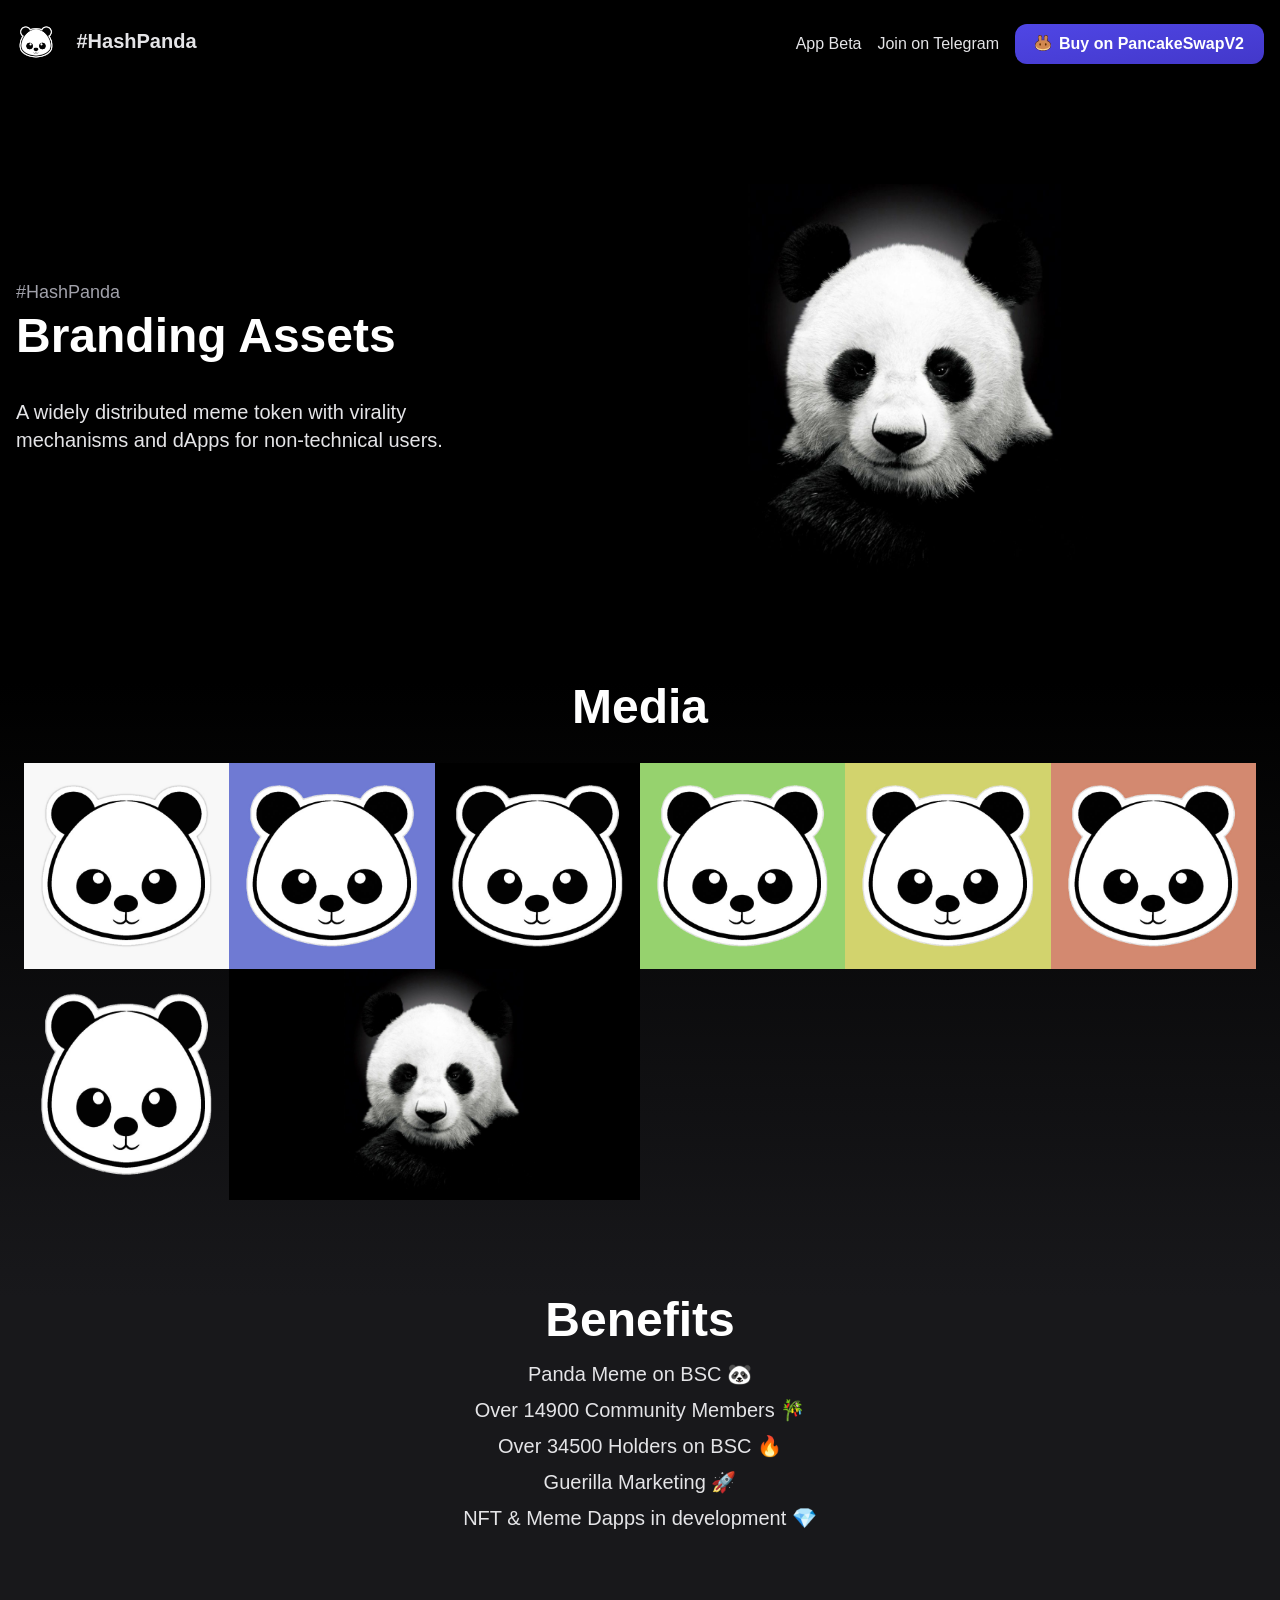
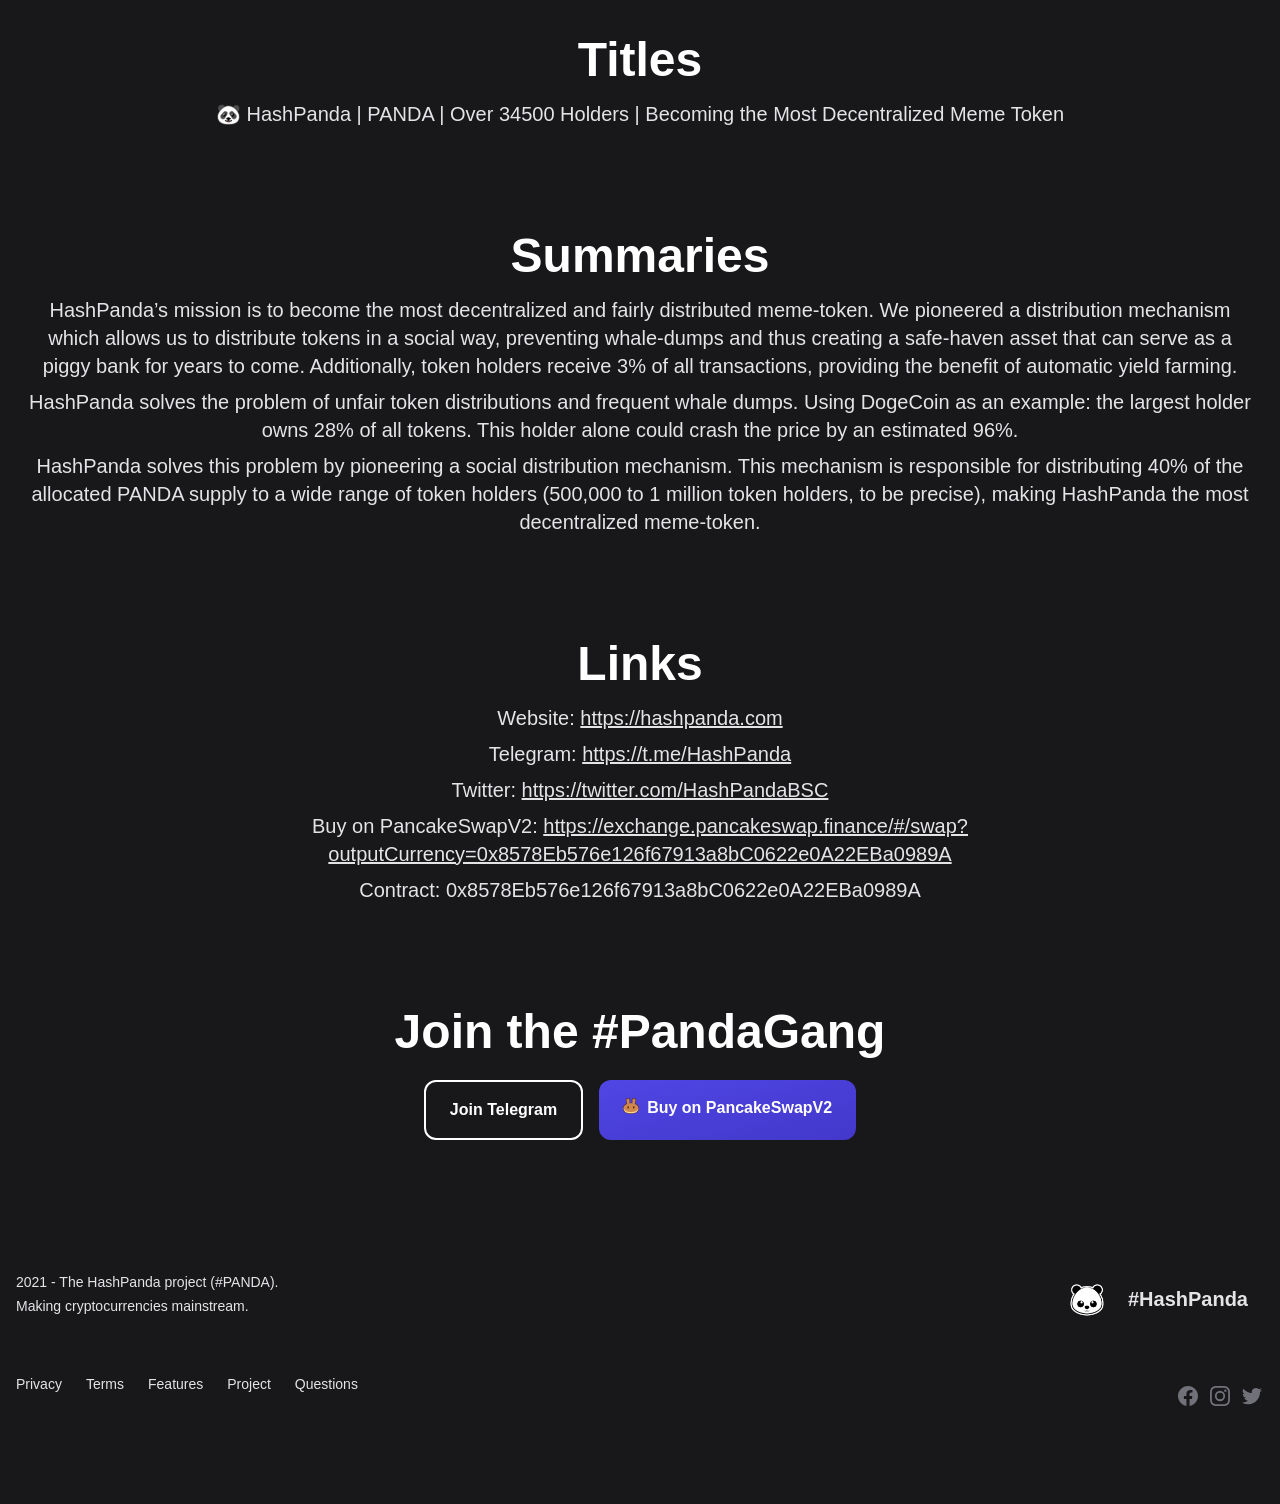
<file: branding.html>
<!DOCTYPE html>
<html lang="en"><head>
  <title>HashPanda 🐼 - Branding & Marketing Library</title>
  <meta charset="utf-8">
  <meta http-equiv="Content-Type" content="text/html; charset=utf-8" />
  <meta http-equiv="Accept-CH" content="DPR,Width,Viewport-Width" />
  <meta http-equiv="X-UA-Compatible" content="ie=edge,chrome=1" />
  <meta name="viewport" content="width=device-width, initial-scale=1, shrink-to-fit=no" />
  <meta name="description" content="Branding & Marketing assets.">
  <meta name="author" content="HashPanda">
  <link rel="icon" type="image/png" sizes="16x16" href="images/favicon.png">

  <!-- Global site tag (gtag.js) - Google Analytics -->
  <script async src="https://www.googletagmanager.com/gtag/js?id=G-GRL3G2D4J7"></script>
  <script>
  window.dataLayer = window.dataLayer || [];
  function gtag(){dataLayer.push(arguments);}
  gtag('js', new Date());

  gtag('config', 'G-GRL3G2D4J7');
  </script>

  <link rel="stylesheet" href="css/main.css">
  <link rel="stylesheet" href="css/tailwind.min.css">
</head><body class="font-sans"><div id="content">
<div>
  
  
<main class="bg-black text-gray-200 font-medium">
  
  <!-- header block -->
  <div class="bg-black">
    <header class="max-w-screen-xl mx-auto px-6 lg:px-8 xl:px-4 py-4 lg:py-6 flex flex-wrap justify-between items-center">
      <a href="#" class="w-full md:w-1/2 text-center md:text-left mb-4 md:mb-0">
        <img class="h-10 inline mr-4 -mt-1" src="images/logo.png" alt="" width="auto">
        <span class="text-xl font-bold">#HashPanda</span>
      </a>
      <nav class="flex items-center space-x-4 w-full justify-center md:w-1/2 md:justify-end">
        <a href="https://hashpanda.app" class="flex space-x-1 items-center hover:text-white"> 
            <!-- <svg class="hidden sm:inline w-5 h-5" fill="none" stroke="currentColor" viewBox="0 0 24 24" xmlns="http://www.w3.org/2000/svg"><path stroke-linecap="round" stroke-linejoin="round" stroke-width="2" d="M16 7a4 4 0 11-8 0 4 4 0 018 0zM12 14a7 7 0 00-7 7h14a7 7 0 00-7-7z"></path></svg> -->
            <span>App Beta</span>
        </a>
        <a href="https://t.me/HashPanda" class="flex space-x-1 items-center hover:text-white"> 
          <!-- <svg class="hidden sm:inline w-5 h-5" fill="none" stroke="currentColor" viewBox="0 0 24 24" xmlns="http://www.w3.org/2000/svg"><path stroke-linecap="round" stroke-linejoin="round" stroke-width="2" d="M16 7a4 4 0 11-8 0 4 4 0 018 0zM12 14a7 7 0 00-7 7h14a7 7 0 00-7-7z"></path></svg> -->
          <span>Join on Telegram</span>
        </a>
        <a href="https://exchange.pancakeswap.finance/#/swap?outputCurrency=0x8578Eb576e126f67913a8bC0622e0A22EBa0989A" class="inline-block bg-gradient-to-br from-indigo-600 to-indigo-700 hover:from-indigo-500 hover:to-indigo-700 font-semibold rounded-lg py-2 px-5 text-white "><img class="w-4 h-4 inline mr-2 -mt-1" src="images/cake.svg" />Buy on PancakeSwapV2</a>
      </nav>
    </header>
  </div>
  <!--/ header block -->

  <div class="py-12 md:py-24 bg-black">
    <div class="max-w-screen-xl mx-auto px-6 lg:px-8 xl:px-4 grid md:grid-cols-4 xl:grid-cols-5 gap-x-12 lg:gap-x-20">
      <div class="order-2 md:order-1 col-span-2 self-center mt-12 md:mt-0">
        <h1 class="text-lg text-gray-400">#HashPanda</h1>
        <h2 class="text-white text-3xl md:text-4xl lg:text-5xl font-bold mb-2 md:mb-4 lg:mb-8 leading-tight">Branding Assets</h2>
        
        <p class="text-lg xl:text-xl text-gray-200 mb-6 lg:mb-8 xl:mb-10">A widely distributed meme token with virality mechanisms and dApps for non-technical users.</p>
      </div>
      <div class="order-1 md:order-2 col-span-2 xl:col-span-3">
        <img src="images/panda.jpg" class="rounded-lg shadow-2xl" alt="">
      </div>
    </div>
  </div>
  
  <!-- logo block -->
  <!-- <div class="py-12 lg:pb-16 bg-black mb-12 lg:mb-16  ">
    <div class="flex flex-wrap justify-center">
      <img class="h-10 px-4" src="images/boxify-logo-dark.svg" alt="">
      <img class="h-10 px-4" src="images/edge-logo-dark.svg" alt="">
      <img class="h-10 p-1 self-end justify-self-center" src="images/sbalbew-logo-dark.svg" alt="">
      <img class="h-10 p-1 self-end justify-self-center" src="images/drops-logo-dark.svg" alt="">
      <img class="h-12 p-1 self-end justify-self-center" src="images/pathway-logo-dark.svg" alt="">
      <img class="h-10 p-1 self-end justify-self-center" src="images/feedback-logo-dark.svg" alt="">
    </div>
  </div> -->
  <!--/ logo block -->
  
  <!-- pricing block -->
  <div class="bg-gradient-to-b from-black to-gray-900 pb-24">
    <div class="max-w-screen-xl mx-auto px-6">
      <div class="text-center">
        <h3 class="text-white text-3xl md:text-4xl lg:text-5xl font-bold mb-8">Media</h3>
        
        <div class="flex flex-wrap">
            <img class="w-1/6" src="images/logo.jpeg" />
            <img class="w-1/6" src="images/logo_blue.jpg" />
            <img class="w-1/6" src="images/logo_dark.jpg" />
            <img class="w-1/6" src="images/logo_green.jpg" />
            <img class="w-1/6" src="images/logo_yellow.jpg" />
            <img class="w-1/6" src="images/logo_orange.jpg" />
            <img class="w-1/6" src="images/logo.png" />
            <img class="w-1/3" src="images/panda.jpg" />
        </div>
      </div>
    </div>
  </div>
  <!--/ pricing block -->


  <div class="bg-gray-900 pb-24">
    <div class="max-w-screen-xl mx-auto px-6">
      <div class="text-center">
        <h3 class="text-white text-3xl md:text-4xl lg:text-5xl font-bold mb-2 md:mb-4">Benefits</h3>
        <ul class="text-lg xl:text-xl text-gray-200">
            <li class="mb-2">Panda Meme on BSC 🐼</li>
            <li class="mb-2">Over 14900 Community Members 🎋</li>
            <li class="mb-2">Over 34500 Holders on BSC 🔥</li>
            <li class="mb-2">Guerilla Marketing 🚀</li>
            <li class="mb-2">NFT & Meme Dapps in development 💎</li>
        </ul>
      </div>
    </div>
  </div>

  <div class="bg-gray-900 pb-24">
    <div class="max-w-screen-xl mx-auto px-6">
      <div class="text-center">
        <h3 class="text-white text-3xl md:text-4xl lg:text-5xl font-bold mb-2 md:mb-4">Titles</h3>
        <ul class="text-lg xl:text-xl text-gray-200">
            <li class="mb-2">🐼 HashPanda | PANDA | Over 34500 Holders | Becoming the Most Decentralized Meme Token</li>
        </ul>
      </div>
    </div>
  </div>


  <div class="bg-gray-900 pb-24">
    <div class="max-w-screen-xl mx-auto px-6">
      <div class="text-center">
        <h3 class="text-white text-3xl md:text-4xl lg:text-5xl font-bold mb-2 md:mb-4">Summaries</h3>
        <ul class="text-lg xl:text-xl text-gray-200">
            <li class="mb-2">HashPanda’s mission is to become the most decentralized and fairly distributed meme-token. We pioneered a distribution mechanism which allows us to distribute tokens in a social way, preventing whale-dumps and thus creating a safe-haven asset that can serve as a piggy bank for years to come. Additionally, token holders receive 3% of all transactions, providing the benefit of automatic yield farming.</li>
            <li class="mb-2">HashPanda solves the problem of unfair token distributions and frequent whale dumps. Using DogeCoin as an example: the largest holder owns 28% of all tokens. This holder alone could crash the price by an estimated 96%.</li>
            <li class="mb-2">HashPanda solves this problem by pioneering a social distribution mechanism. This mechanism is responsible for distributing 40% of the allocated PANDA supply to a wide range of token holders (500,000 to 1 million token holders, to be precise), making HashPanda the most decentralized meme-token.</li>
        </ul>
      </div>
    </div>
  </div>

  <div class="bg-gray-900 pb-24">
    <div class="max-w-screen-xl mx-auto px-6">
      <div class="text-center">
        <h3 class="text-white text-3xl md:text-4xl lg:text-5xl font-bold mb-2 md:mb-4">Links</h3>
        <ul class="text-lg xl:text-xl text-gray-200">
            <li class="mb-2">Website: <a class="underline" href="https://hashpanda.com">https://hashpanda.com</a></li>
            <li class="mb-2">Telegram: <a class="underline" href="https://t.me/HashPanda">https://t.me/HashPanda</a></li>
            <li class="mb-2">Twitter: <a class="underline" href="https://twitter.com/HashPandaBSC">https://twitter.com/HashPandaBSC</a></li>
            <li class="mb-2">Buy on PancakeSwapV2: <a class="underline" href="https://exchange.pancakeswap.finance/#/swap?outputCurrency=0x8578Eb576e126f67913a8bC0622e0A22EBa0989A">https://exchange.pancakeswap.finance/#/swap?outputCurrency=0x8578Eb576e126f67913a8bC0622e0A22EBa0989A</a></li>
            <li class="mb-2">Contract: 0x8578Eb576e126f67913a8bC0622e0A22EBa0989A</li>
        </ul>
      </div>
    </div>
  </div>


  <div class="bg-gray-900">
    <div class="max-w-screen-xl mx-auto px-6 lg:px-8 xl:px-4 relative z-20">
        <h3 class="text-center text-white text-3xl md:text-4xl lg:text-5xl font-bold mb-6">Join the #PandaGang</h3>
        <div class="flex space-x-4 justify-center">
            <a href="https://t.me/HashPanda" class="focus:outline-none inline-block bg-transparent border-2 border-white hover:bg-gray-700 font-semibold rounded-lg py-4 px-6 text-white">Join Telegram</a>
            <a href="https://exchange.pancakeswap.finance/#/swap?outputCurrency=0x8578Eb576e126f67913a8bC0622e0A22EBa0989A" class="focus:outline-none inline-block bg-gradient-to-br from-indigo-600 to-indigo-700 hover:from-indigo-500 hover:to-indigo-700 font-semibold rounded-lg py-4 px-6 text-white"><img class="w-4 h-4 inline mr-2 -mt-1" src="images/cake.svg" />Buy on PancakeSwapV2</a>
        </div>
    </div>
  </div>

  <!-- footer block -->
  <footer class="bg-gray-900 text-gray-200 py-12 xl:pb-24">
    <!-- <div class="max-w-screen-xl mx-auto px-6 lg:px-8 xl:px-4 grid md:grid-cols-2 lg:grid-cols-4 gap-6 lg:gap-x-8">
      <div>
        <h5 class="text-xl font-bold text-gray-300">Product</h5>
        <nav class="mt-4">
          <ul class="space-y-2">
            <li>
              <a href="#" class="text-base hover:text-gray-500">Landingpages</a>
            </li>
            <li>
              <a href="#" class="text-base hover:text-gray-500">Features</a>
            </li>
            <li>
              <a href="#" class="text-base hover:text-gray-500">Showcase</a>
            </li>
          </ul>
        </nav>
      </div>
      <div>
        <h5 class="text-xl font-bold text-gray-300">Industries</h5>
        <nav class="mt-4">
          <ul class="space-y-2">
            <li>
              <a href="#" class="text-base hover:text-gray-500">Employment</a>
            </li>
            <li>
              <a href="#" class="text-base hover:text-gray-500">Childcare</a>
            </li>
            <li>
              <a href="#" class="text-base hover:text-gray-500">Dealerships</a>
            </li>
          </ul>
        </nav>
      </div>
      <div>
        <h5 class="text-xl font-bold text-gray-300">About us</h5>
        <nav class="mt-4">
          <ul class="space-y-2">
            <li>
              <a href="#" class="text-base hover:text-gray-500">Company</a>
            </li>
            <li>
              <a href="#" class="text-base hover:text-gray-500">Download brochure</a>
            </li>
            <li>
              <a href="#" class="text-base hover:text-gray-500">Resources</a>
            </li>
          </ul>
        </nav>
      </div>
      <div>
        <h5 class="text-xl font-bold text-gray-300">Legal</h5>
        <nav class="mt-4">
          <ul class="space-y-2">
            <li>
              <a href="#" class="text-base hover:text-gray-500">Terms and conditions</a>
            </li>
            <li>
              <a href="#" class="text-base hover:text-gray-500">Security</a>
            </li>
            <li>
              <a href="#" class="text-base hover:text-gray-500">Privacy</a>
            </li>
          </ul>
        </nav>
      </div>
    </div> -->
    <div class="max-w-screen-xl mx-auto px-6 lg:px-8 xl:px-4 flex flex-col md:flex-row justify-between items-center space-y-4 mt-16 lg:mt-20">
      <div class="text-sm space-y-4 md:space-y-1 text-center md:text-left">
        <p>2021 - The HashPanda project (#PANDA).</p>
        <p>Making cryptocurrencies mainstream.</p>
      </div>
      <div class="max-w-screen-xl justify-end px-6 lg:px-8 xl:px-4 mb-12 lg:mb-16">
        <a href="#" class="w-full md:w-1/2 text-center md:text-left mb-4 md:mb-0">
            <img class="h-10 inline mr-4 -mt-1" src="images/logo.png" alt="" width="auto">
            <span class="text-xl font-bold">#HashPanda</span>
        </a>
       </div>
      <!-- <a href="#" class="inline-block bg-gradient-to-br from-indigo-600 to-indigo-700 hover:from-indigo-500 hover:to-indigo-700 font-semibold rounded-lg py-4 px-5 lg:px-8 text-white md:transform md:-translate-y-2"><img class="w-4 h-4 inline mr-2 -mt-1" src="images/cake.svg" />Buy on PancakeSwapV2</a> -->
    </div>
    <div class="max-w-screen-xl mx-auto px-6 lg:px-8 xl:px-4 flex flex-col md:flex-row justify-between items-center space-y-4 mt-8 lg:mt-12">
      <nav class="flex flex-wrap justify-center space-x-6"> 
        <a href="#" class=" text-sm hover:text-gray-700 mb-2">Privacy</a>
        <a href="#" class=" text-sm hover:text-gray-700 mb-2">Terms</a>
        <a href="#" class=" text-sm hover:text-gray-700 mb-2">Features</a>
        <a href="#" class=" text-sm hover:text-gray-700 mb-2">Project</a>
        <a href="#" class=" text-sm hover:text-gray-700 mb-2">Questions</a>
      </nav>
      <nav class="flex items-center space-x-2">
        <a href="#" class="text-gray-500 hover:text-gray-200">
          <span class="sr-only">Facebook</span>
          <svg class="h-6 w-6" aria-hidden="true" fill="currentColor" viewBox="0 0 24 24">
            <path fill-rule="evenodd" d="M22 12c0-5.523-4.477-10-10-10S2 6.477 2 12c0 4.991 3.657 9.128 8.438 9.878v-6.987h-2.54V12h2.54V9.797c0-2.506 1.492-3.89 3.777-3.89 1.094 0 2.238.195 2.238.195v2.46h-1.26c-1.243 0-1.63.771-1.63 1.562V12h2.773l-.443 2.89h-2.33v6.988C18.343 21.128 22 16.991 22 12z" clip-rule="evenodd" />
          </svg>
        </a>
        <a href="#" class="text-gray-500 hover:text-gray-200">
          <span class="sr-only">Instagram</span>
          <svg class="h-6 w-6" aria-hidden="true" fill="currentColor" viewBox="0 0 24 24">
            <path fill-rule="evenodd" d="M12.315 2c2.43 0 2.784.013 3.808.06 1.064.049 1.791.218 2.427.465a4.902 4.902 0 011.772 1.153 4.902 4.902 0 011.153 1.772c.247.636.416 1.363.465 2.427.048 1.067.06 1.407.06 4.123v.08c0 2.643-.012 2.987-.06 4.043-.049 1.064-.218 1.791-.465 2.427a4.902 4.902 0 01-1.153 1.772 4.902 4.902 0 01-1.772 1.153c-.636.247-1.363.416-2.427.465-1.067.048-1.407.06-4.123.06h-.08c-2.643 0-2.987-.012-4.043-.06-1.064-.049-1.791-.218-2.427-.465a4.902 4.902 0 01-1.772-1.153 4.902 4.902 0 01-1.153-1.772c-.247-.636-.416-1.363-.465-2.427-.047-1.024-.06-1.379-.06-3.808v-.63c0-2.43.013-2.784.06-3.808.049-1.064.218-1.791.465-2.427a4.902 4.902 0 011.153-1.772A4.902 4.902 0 015.45 2.525c.636-.247 1.363-.416 2.427-.465C8.901 2.013 9.256 2 11.685 2h.63zm-.081 1.802h-.468c-2.456 0-2.784.011-3.807.058-.975.045-1.504.207-1.857.344-.467.182-.8.398-1.15.748-.35.35-.566.683-.748 1.15-.137.353-.3.882-.344 1.857-.047 1.023-.058 1.351-.058 3.807v.468c0 2.456.011 2.784.058 3.807.045.975.207 1.504.344 1.857.182.466.399.8.748 1.15.35.35.683.566 1.15.748.353.137.882.3 1.857.344 1.054.048 1.37.058 4.041.058h.08c2.597 0 2.917-.01 3.96-.058.976-.045 1.505-.207 1.858-.344.466-.182.8-.398 1.15-.748.35-.35.566-.683.748-1.15.137-.353.3-.882.344-1.857.048-1.055.058-1.37.058-4.041v-.08c0-2.597-.01-2.917-.058-3.96-.045-.976-.207-1.505-.344-1.858a3.097 3.097 0 00-.748-1.15 3.098 3.098 0 00-1.15-.748c-.353-.137-.882-.3-1.857-.344-1.023-.047-1.351-.058-3.807-.058zM12 6.865a5.135 5.135 0 110 10.27 5.135 5.135 0 010-10.27zm0 1.802a3.333 3.333 0 100 6.666 3.333 3.333 0 000-6.666zm5.338-3.205a1.2 1.2 0 110 2.4 1.2 1.2 0 010-2.4z" clip-rule="evenodd" />
          </svg>
        </a>
        <a href="https://t.me/HashPanda" class="text-gray-500 hover:text-gray-200">
          <span class="sr-only">Twitter</span>
          <svg class="h-6 w-6" aria-hidden="true" fill="currentColor" viewBox="0 0 24 24">
            <path d="M8.29 20.251c7.547 0 11.675-6.253 11.675-11.675 0-.178 0-.355-.012-.53A8.348 8.348 0 0022 5.92a8.19 8.19 0 01-2.357.646 4.118 4.118 0 001.804-2.27 8.224 8.224 0 01-2.605.996 4.107 4.107 0 00-6.993 3.743 11.65 11.65 0 01-8.457-4.287 4.106 4.106 0 001.27 5.477A4.072 4.072 0 012.8 9.713v.052a4.105 4.105 0 003.292 4.022 4.095 4.095 0 01-1.853.07 4.108 4.108 0 003.834 2.85A8.233 8.233 0 012 18.407a11.616 11.616 0 006.29 1.84" />
          </svg>
        </a>
      </nav>
    </div>
  </footer>
  <!--/ footer block -->

</main>
  
</body>
</html>
</file>
<file: css/main.css>
/*! modern-normalize v1.0.0 | MIT License | https://github.com/sindresorhus/modern-normalize */

/*
Document
========
*/

/**
Use a better box model (opinionated).
*/

*,
*::before,
*::after {
  box-sizing: border-box;
}

/**
Use a more readable tab size (opinionated).
*/

:root {
  -moz-tab-size: 4;
  -o-tab-size: 4;
     tab-size: 4;
}

/**
1. Correct the line height in all browsers.
2. Prevent adjustments of font size after orientation changes in iOS.
*/

html {
  line-height: 1.15; /* 1 */
  -webkit-text-size-adjust: 100%; /* 2 */
}

/*
Sections
========
*/

/**
Remove the margin in all browsers.
*/

body {
  margin: 0;
}

/**
Improve consistency of default fonts in all browsers. (https://github.com/sindresorhus/modern-normalize/issues/3)
*/

body {
  font-family:
		system-ui,
		-apple-system, /* Firefox supports this but not yet `system-ui` */
		'Segoe UI',
		Roboto,
		Helvetica,
		Arial,
		sans-serif,
		'Apple Color Emoji',
		'Segoe UI Emoji';
}

/*
Grouping content
================
*/

/**
1. Add the correct height in Firefox.
2. Correct the inheritance of border color in Firefox. (https://bugzilla.mozilla.org/show_bug.cgi?id=190655)
*/

hr {
  height: 0; /* 1 */
  color: inherit; /* 2 */
}

/*
Text-level semantics
====================
*/

/**
Add the correct text decoration in Chrome, Edge, and Safari.
*/

abbr[title] {
  -webkit-text-decoration: underline dotted;
          text-decoration: underline dotted;
}

/**
Add the correct font weight in Edge and Safari.
*/

b,
strong {
  font-weight: bolder;
}

/**
1. Improve consistency of default fonts in all browsers. (https://github.com/sindresorhus/modern-normalize/issues/3)
2. Correct the odd 'em' font sizing in all browsers.
*/

code,
kbd,
samp,
pre {
  font-family:
		ui-monospace,
		SFMono-Regular,
		Consolas,
		'Liberation Mono',
		Menlo,
		monospace; /* 1 */
  font-size: 1em; /* 2 */
}

/**
Add the correct font size in all browsers.
*/

small {
  font-size: 80%;
}

/**
Prevent 'sub' and 'sup' elements from affecting the line height in all browsers.
*/

sub,
sup {
  font-size: 75%;
  line-height: 0;
  position: relative;
  vertical-align: baseline;
}

sub {
  bottom: -0.25em;
}

sup {
  top: -0.5em;
}

/*
Tabular data
============
*/

/**
1. Remove text indentation from table contents in Chrome and Safari. (https://bugs.chromium.org/p/chromium/issues/detail?id=999088, https://bugs.webkit.org/show_bug.cgi?id=201297)
2. Correct table border color inheritance in all Chrome and Safari. (https://bugs.chromium.org/p/chromium/issues/detail?id=935729, https://bugs.webkit.org/show_bug.cgi?id=195016)
*/

table {
  text-indent: 0; /* 1 */
  border-color: inherit; /* 2 */
}

/*
Forms
=====
*/

/**
1. Change the font styles in all browsers.
2. Remove the margin in Firefox and Safari.
*/

button,
input,
optgroup,
select,
textarea {
  font-family: inherit; /* 1 */
  font-size: 100%; /* 1 */
  line-height: 1.15; /* 1 */
  margin: 0; /* 2 */
}

/**
Remove the inheritance of text transform in Edge and Firefox.
1. Remove the inheritance of text transform in Firefox.
*/

button,
select { /* 1 */
  text-transform: none;
}

/**
Correct the inability to style clickable types in iOS and Safari.
*/

button,
[type='button'] {
  -webkit-appearance: button;
}

/**
Remove the inner border and padding in Firefox.
*/

/**
Restore the focus styles unset by the previous rule.
*/

/**
Remove the additional ':invalid' styles in Firefox.
See: https://github.com/mozilla/gecko-dev/blob/2f9eacd9d3d995c937b4251a5557d95d494c9be1/layout/style/res/forms.css#L728-L737
*/

/**
Remove the padding so developers are not caught out when they zero out 'fieldset' elements in all browsers.
*/

legend {
  padding: 0;
}

/**
Add the correct vertical alignment in Chrome and Firefox.
*/

progress {
  vertical-align: baseline;
}

/**
Correct the cursor style of increment and decrement buttons in Safari.
*/

/**
1. Correct the odd appearance in Chrome and Safari.
2. Correct the outline style in Safari.
*/

[type='search'] {
  -webkit-appearance: textfield; /* 1 */
  outline-offset: -2px; /* 2 */
}

/**
Remove the inner padding in Chrome and Safari on macOS.
*/

/**
1. Correct the inability to style clickable types in iOS and Safari.
2. Change font properties to 'inherit' in Safari.
*/

/*
Interactive
===========
*/

/*
Add the correct display in Chrome and Safari.
*/

summary {
  display: list-item;
}

/**
 * Manually forked from SUIT CSS Base: https://github.com/suitcss/base
 * A thin layer on top of normalize.css that provides a starting point more
 * suitable for web applications.
 */

/**
 * Removes the default spacing and border for appropriate elements.
 */

blockquote,
dl,
dd,
h1,
h2,
h3,
h4,
h5,
h6,
hr,
figure,
p,
pre {
  margin: 0;
}

button {
  background-color: transparent;
  background-image: none;
}

/**
 * Work around a Firefox/IE bug where the transparent `button` background
 * results in a loss of the default `button` focus styles.
 */

button:focus {
  outline: 1px dotted;
  outline: 5px auto -webkit-focus-ring-color;
}

fieldset {
  margin: 0;
  padding: 0;
}

ol,
ul {
  list-style: none;
  margin: 0;
  padding: 0;
}

/**
 * Tailwind custom reset styles
 */

/**
 * 1. Use the user's configured `sans` font-family (with Tailwind's default
 *    sans-serif font stack as a fallback) as a sane default.
 * 2. Use Tailwind's default "normal" line-height so the user isn't forced
 *    to override it to ensure consistency even when using the default theme.
 */

html {
  font-family: ui-sans-serif, system-ui, -apple-system, BlinkMacSystemFont, "Segoe UI", Roboto, "Helvetica Neue", Arial, "Noto Sans", sans-serif, "Apple Color Emoji", "Segoe UI Emoji", "Segoe UI Symbol", "Noto Color Emoji"; /* 1 */
  line-height: 1.5; /* 2 */
}

/**
 * Inherit font-family and line-height from `html` so users can set them as
 * a class directly on the `html` element.
 */

body {
  font-family: inherit;
  line-height: inherit;
}

/**
 * 1. Prevent padding and border from affecting element width.
 *
 *    We used to set this in the html element and inherit from
 *    the parent element for everything else. This caused issues
 *    in shadow-dom-enhanced elements like <details> where the content
 *    is wrapped by a div with box-sizing set to `content-box`.
 *
 *    https://github.com/mozdevs/cssremedy/issues/4
 *
 *
 * 2. Allow adding a border to an element by just adding a border-width.
 *
 *    By default, the way the browser specifies that an element should have no
 *    border is by setting it's border-style to `none` in the user-agent
 *    stylesheet.
 *
 *    In order to easily add borders to elements by just setting the `border-width`
 *    property, we change the default border-style for all elements to `solid`, and
 *    use border-width to hide them instead. This way our `border` utilities only
 *    need to set the `border-width` property instead of the entire `border`
 *    shorthand, making our border utilities much more straightforward to compose.
 *
 *    https://github.com/tailwindcss/tailwindcss/pull/116
 */

*,
::before,
::after {
  box-sizing: border-box; /* 1 */
  border-width: 0; /* 2 */
  border-style: solid; /* 2 */
  border-color: #e5e7eb; /* 2 */
}

/*
 * Ensure horizontal rules are visible by default
 */

hr {
  border-top-width: 1px;
}

/**
 * Undo the `border-style: none` reset that Normalize applies to images so that
 * our `border-{width}` utilities have the expected effect.
 *
 * The Normalize reset is unnecessary for us since we default the border-width
 * to 0 on all elements.
 *
 * https://github.com/tailwindcss/tailwindcss/issues/362
 */

img {
  border-style: solid;
}

textarea {
  resize: vertical;
}

input::-moz-placeholder, textarea::-moz-placeholder {
  color: #9ca3af;
}

input:-ms-input-placeholder, textarea:-ms-input-placeholder {
  color: #9ca3af;
}

input::placeholder,
textarea::placeholder {
  color: #9ca3af;
}

button {
  cursor: pointer;
}

table {
  border-collapse: collapse;
}

h1,
h2,
h3,
h4,
h5,
h6 {
  font-size: inherit;
  font-weight: inherit;
}

/**
 * Reset links to optimize for opt-in styling instead of
 * opt-out.
 */

a {
  color: inherit;
  text-decoration: inherit;
}

/**
 * Reset form element properties that are easy to forget to
 * style explicitly so you don't inadvertently introduce
 * styles that deviate from your design system. These styles
 * supplement a partial reset that is already applied by
 * normalize.css.
 */

button,
input,
optgroup,
select,
textarea {
  padding: 0;
  line-height: inherit;
  color: inherit;
}

/**
 * Use the configured 'mono' font family for elements that
 * are expected to be rendered with a monospace font, falling
 * back to the system monospace stack if there is no configured
 * 'mono' font family.
 */

pre,
code,
kbd,
samp {
  font-family: ui-monospace, SFMono-Regular, Menlo, Monaco, Consolas, "Liberation Mono", "Courier New", monospace;
}

/**
 * Make replaced elements `display: block` by default as that's
 * the behavior you want almost all of the time. Inspired by
 * CSS Remedy, with `svg` added as well.
 *
 * https://github.com/mozdevs/cssremedy/issues/14
 */

img,
svg,
video,
canvas,
audio,
iframe,
embed,
object {
  display: block;
  vertical-align: middle;
}

/**
 * Constrain images and videos to the parent width and preserve
 * their instrinsic aspect ratio.
 *
 * https://github.com/mozdevs/cssremedy/issues/14
 */

img,
video {
  max-width: 100%;
  height: auto;
}

.container {
  width: 100%;
}

@media (min-width: 640px) {
  .container {
    max-width: 640px;
  }
}

@media (min-width: 768px) {
  .container {
    max-width: 768px;
  }
}

@media (min-width: 1024px) {
  .container {
    max-width: 1024px;
  }
}

@media (min-width: 1280px) {
  .container {
    max-width: 1280px;
  }
}

@media (min-width: 1536px) {
  .container {
    max-width: 1536px;
  }
}

.space-x-1 > :not([hidden]) ~ :not([hidden]) {
  --tw-space-x-reverse: 0;
  margin-right: calc(0.25rem * var(--tw-space-x-reverse));
  margin-left: calc(0.25rem * calc(1 - var(--tw-space-x-reverse)));
}

.space-y-2 > :not([hidden]) ~ :not([hidden]) {
  --tw-space-y-reverse: 0;
  margin-top: calc(0.5rem * calc(1 - var(--tw-space-y-reverse)));
  margin-bottom: calc(0.5rem * var(--tw-space-y-reverse));
}

.space-x-2 > :not([hidden]) ~ :not([hidden]) {
  --tw-space-x-reverse: 0;
  margin-right: calc(0.5rem * var(--tw-space-x-reverse));
  margin-left: calc(0.5rem * calc(1 - var(--tw-space-x-reverse)));
}

.space-y-4 > :not([hidden]) ~ :not([hidden]) {
  --tw-space-y-reverse: 0;
  margin-top: calc(1rem * calc(1 - var(--tw-space-y-reverse)));
  margin-bottom: calc(1rem * var(--tw-space-y-reverse));
}

.space-x-4 > :not([hidden]) ~ :not([hidden]) {
  --tw-space-x-reverse: 0;
  margin-right: calc(1rem * var(--tw-space-x-reverse));
  margin-left: calc(1rem * calc(1 - var(--tw-space-x-reverse)));
}

.space-y-5 > :not([hidden]) ~ :not([hidden]) {
  --tw-space-y-reverse: 0;
  margin-top: calc(1.25rem * calc(1 - var(--tw-space-y-reverse)));
  margin-bottom: calc(1.25rem * var(--tw-space-y-reverse));
}

.space-y-6 > :not([hidden]) ~ :not([hidden]) {
  --tw-space-y-reverse: 0;
  margin-top: calc(1.5rem * calc(1 - var(--tw-space-y-reverse)));
  margin-bottom: calc(1.5rem * var(--tw-space-y-reverse));
}

.space-x-6 > :not([hidden]) ~ :not([hidden]) {
  --tw-space-x-reverse: 0;
  margin-right: calc(1.5rem * var(--tw-space-x-reverse));
  margin-left: calc(1.5rem * calc(1 - var(--tw-space-x-reverse)));
}

.divide-y > :not([hidden]) ~ :not([hidden]) {
  --tw-divide-y-reverse: 0;
  border-top-width: calc(1px * calc(1 - var(--tw-divide-y-reverse)));
  border-bottom-width: calc(1px * var(--tw-divide-y-reverse));
}

.divide-gray-600 > :not([hidden]) ~ :not([hidden]) {
  --tw-divide-opacity: 1;
  border-color: rgba(75, 85, 99, var(--tw-divide-opacity));
}

.sr-only {
  position: absolute;
  width: 1px;
  height: 1px;
  padding: 0;
  margin: -1px;
  overflow: hidden;
  clip: rect(0, 0, 0, 0);
  white-space: nowrap;
  border-width: 0;
}

.bg-black {
  --tw-bg-opacity: 1;
  background-color: rgba(0, 0, 0, var(--tw-bg-opacity));
}

.bg-white {
  --tw-bg-opacity: 1;
  background-color: rgba(255, 255, 255, var(--tw-bg-opacity));
}

.bg-gray-100 {
  --tw-bg-opacity: 1;
  background-color: rgba(243, 244, 246, var(--tw-bg-opacity));
}

.bg-gray-500 {
  --tw-bg-opacity: 1;
  background-color: rgba(107, 114, 128, var(--tw-bg-opacity));
}

.bg-gray-600 {
  --tw-bg-opacity: 1;
  background-color: rgba(75, 85, 99, var(--tw-bg-opacity));
}

.bg-gray-900 {
  --tw-bg-opacity: 1;
  background-color: rgba(17, 24, 39, var(--tw-bg-opacity));
}

.bg-red-500 {
  --tw-bg-opacity: 1;
  background-color: rgba(239, 68, 68, var(--tw-bg-opacity));
}

.bg-yellow-50 {
  --tw-bg-opacity: 1;
  background-color: rgba(255, 251, 235, var(--tw-bg-opacity));
}

.bg-green-100 {
  --tw-bg-opacity: 1;
  background-color: rgba(209, 250, 229, var(--tw-bg-opacity));
}

.bg-green-500 {
  --tw-bg-opacity: 1;
  background-color: rgba(16, 185, 129, var(--tw-bg-opacity));
}

.bg-blue-500 {
  --tw-bg-opacity: 1;
  background-color: rgba(59, 130, 246, var(--tw-bg-opacity));
}

.bg-indigo-100 {
  --tw-bg-opacity: 1;
  background-color: rgba(224, 231, 255, var(--tw-bg-opacity));
}

.hover\:bg-indigo-50:hover {
  --tw-bg-opacity: 1;
  background-color: rgba(238, 242, 255, var(--tw-bg-opacity));
}

.focus\:bg-green-500:focus {
  --tw-bg-opacity: 1;
  background-color: rgba(16, 185, 129, var(--tw-bg-opacity));
}

.bg-gradient-to-br {
  background-image: linear-gradient(to bottom right, var(--tw-gradient-stops));
}

.bg-gradient-to-b {
  background-image: linear-gradient(to bottom, var(--tw-gradient-stops));
}

.from-black {
  --tw-gradient-from: #000;
  --tw-gradient-stops: var(--tw-gradient-from), var(--tw-gradient-to, rgba(0, 0, 0, 0));
}

.from-gray-50 {
  --tw-gradient-from: #f9fafb;
  --tw-gradient-stops: var(--tw-gradient-from), var(--tw-gradient-to, rgba(249, 250, 251, 0));
}

.from-gray-700 {
  --tw-gradient-from: #374151;
  --tw-gradient-stops: var(--tw-gradient-from), var(--tw-gradient-to, rgba(55, 65, 81, 0));
}

.from-gray-800 {
  --tw-gradient-from: #1f2937;
  --tw-gradient-stops: var(--tw-gradient-from), var(--tw-gradient-to, rgba(31, 41, 55, 0));
}

.from-gray-900 {
  --tw-gradient-from: #111827;
  --tw-gradient-stops: var(--tw-gradient-from), var(--tw-gradient-to, rgba(17, 24, 39, 0));
}

.from-indigo-600 {
  --tw-gradient-from: #4f46e5;
  --tw-gradient-stops: var(--tw-gradient-from), var(--tw-gradient-to, rgba(79, 70, 229, 0));
}

.to-black {
  --tw-gradient-to: #000;
}

.to-white {
  --tw-gradient-to: #fff;
}

.to-gray-600 {
  --tw-gradient-to: #4b5563;
}

.to-gray-900 {
  --tw-gradient-to: #111827;
}

.to-indigo-700 {
  --tw-gradient-to: #4338ca;
}

.hover\:from-indigo-500:hover {
  --tw-gradient-from: #6366f1;
  --tw-gradient-stops: var(--tw-gradient-from), var(--tw-gradient-to, rgba(99, 102, 241, 0));
}

.hover\:to-indigo-700:hover {
  --tw-gradient-to: #4338ca;
}

.border-black {
  --tw-border-opacity: 1;
  border-color: rgba(0, 0, 0, var(--tw-border-opacity));
}

.border-gray-200 {
  --tw-border-opacity: 1;
  border-color: rgba(229, 231, 235, var(--tw-border-opacity));
}

.border-gray-700 {
  --tw-border-opacity: 1;
  border-color: rgba(55, 65, 81, var(--tw-border-opacity));
}

.border-yellow-200 {
  --tw-border-opacity: 1;
  border-color: rgba(253, 230, 138, var(--tw-border-opacity));
}

.border-green-200 {
  --tw-border-opacity: 1;
  border-color: rgba(167, 243, 208, var(--tw-border-opacity));
}

.border-indigo-100 {
  --tw-border-opacity: 1;
  border-color: rgba(224, 231, 255, var(--tw-border-opacity));
}

.rounded {
  border-radius: 0.25rem;
}

.rounded-lg {
  border-radius: 0.5rem;
}

.rounded-full {
  border-radius: 9999px;
}

.rounded-t-lg {
  border-top-left-radius: 0.5rem;
  border-top-right-radius: 0.5rem;
}

.border-2 {
  border-width: 2px;
}

.border {
  border-width: 1px;
}

.cursor-pointer {
  cursor: pointer;
}

.block {
  display: block;
}

.inline-block {
  display: inline-block;
}

.inline {
  display: inline;
}

.flex {
  display: flex;
}

.inline-flex {
  display: inline-flex;
}

.table {
  display: table;
}

.grid {
  display: grid;
}

.hidden {
  display: none;
}

.flex-col {
  flex-direction: column;
}

.flex-col-reverse {
  flex-direction: column-reverse;
}

.flex-wrap {
  flex-wrap: wrap;
}

.items-start {
  align-items: flex-start;
}

.items-end {
  align-items: flex-end;
}

.items-center {
  align-items: center;
}

.items-baseline {
  align-items: baseline;
}

.self-end {
  align-self: flex-end;
}

.self-center {
  align-self: center;
}

.justify-start {
  justify-content: flex-start;
}

.justify-center {
  justify-content: center;
}

.justify-between {
  justify-content: space-between;
}

.justify-self-center {
  justify-self: center;
}

.flex-1 {
  flex: 1 1 0%;
}

.flex-auto {
  flex: 1 1 auto;
}

.order-1 {
  order: 1;
}

.order-2 {
  order: 2;
}

.font-sans {
  font-family: ui-sans-serif, system-ui, -apple-system, BlinkMacSystemFont, "Segoe UI", Roboto, "Helvetica Neue", Arial, "Noto Sans", sans-serif, "Apple Color Emoji", "Segoe UI Emoji", "Segoe UI Symbol", "Noto Color Emoji";
}

.font-medium {
  font-weight: 500;
}

.font-semibold {
  font-weight: 600;
}

.font-bold {
  font-weight: 700;
}

.h-4 {
  height: 1rem;
}

.h-5 {
  height: 1.25rem;
}

.h-6 {
  height: 1.5rem;
}

.h-8 {
  height: 2rem;
}

.h-10 {
  height: 2.5rem;
}

.h-12 {
  height: 3rem;
}

.h-16 {
  height: 4rem;
}

.h-screen {
  height: 100vh;
}

.text-xs {
  font-size: 0.75rem;
  line-height: 1rem;
}

.text-sm {
  font-size: 0.875rem;
  line-height: 1.25rem;
}

.text-base {
  font-size: 1rem;
  line-height: 1.5rem;
}

.text-lg {
  font-size: 1.125rem;
  line-height: 1.75rem;
}

.text-xl {
  font-size: 1.25rem;
  line-height: 1.75rem;
}

.text-3xl {
  font-size: 1.875rem;
  line-height: 2.25rem;
}

.leading-none {
  line-height: 1;
}

.leading-tight {
  line-height: 1.25;
}

.mx-auto {
  margin-left: auto;
  margin-right: auto;
}

.mr-1 {
  margin-right: 0.25rem;
}

.ml-1 {
  margin-left: 0.25rem;
}

.mt-2 {
  margin-top: 0.5rem;
}

.mb-2 {
  margin-bottom: 0.5rem;
}

.ml-2 {
  margin-left: 0.5rem;
}

.mb-3 {
  margin-bottom: 0.75rem;
}

.mt-4 {
  margin-top: 1rem;
}

.mb-4 {
  margin-bottom: 1rem;
}

.mr-6 {
  margin-right: 1.5rem;
}

.mb-6 {
  margin-bottom: 1.5rem;
}

.mt-8 {
  margin-top: 2rem;
}

.mb-8 {
  margin-bottom: 2rem;
}

.mt-12 {
  margin-top: 3rem;
}

.mb-12 {
  margin-bottom: 3rem;
}

.mt-16 {
  margin-top: 4rem;
}

.max-w-screen-xl {
  max-width: 1280px;
}

.max-w-screen-2xl {
  max-width: 1440px;
}

.min-h-screen {
  min-height: 100vh;
}

.opacity-0 {
  opacity: 0;
}

.opacity-25 {
  opacity: 0.25;
}

.opacity-75 {
  opacity: 0.75;
}

.opacity-95 {
  opacity: 0.95;
}

.opacity-100 {
  opacity: 1;
}

.focus\:outline-none:focus {
  outline: 2px solid transparent;
  outline-offset: 2px;
}

.overflow-auto {
  overflow: auto;
}

.overflow-hidden {
  overflow: hidden;
}

.p-1 {
  padding: 0.25rem;
}

.p-4 {
  padding: 1rem;
}

.p-6 {
  padding: 1.5rem;
}

.py-2 {
  padding-top: 0.5rem;
  padding-bottom: 0.5rem;
}

.py-3 {
  padding-top: 0.75rem;
  padding-bottom: 0.75rem;
}

.px-3 {
  padding-left: 0.75rem;
  padding-right: 0.75rem;
}

.py-4 {
  padding-top: 1rem;
  padding-bottom: 1rem;
}

.px-4 {
  padding-left: 1rem;
  padding-right: 1rem;
}

.px-5 {
  padding-left: 1.25rem;
  padding-right: 1.25rem;
}

.px-6 {
  padding-left: 1.5rem;
  padding-right: 1.5rem;
}

.px-8 {
  padding-left: 2rem;
  padding-right: 2rem;
}

.py-10 {
  padding-top: 2.5rem;
  padding-bottom: 2.5rem;
}

.py-12 {
  padding-top: 3rem;
  padding-bottom: 3rem;
}

.pr-6 {
  padding-right: 1.5rem;
}

.pb-12 {
  padding-bottom: 3rem;
}

.pointer-events-none {
  pointer-events: none;
}

.fixed {
  position: fixed;
}

.absolute {
  position: absolute;
}

.relative {
  position: relative;
}

.inset-0 {
  top: 0px;
  right: 0px;
  bottom: 0px;
  left: 0px;
}

.top-0 {
  top: 0px;
}

.right-0 {
  right: 0px;
}

.bottom-0 {
  bottom: 0px;
}

.left-0 {
  left: 0px;
}

.resize {
  resize: both;
}

* {
  --tw-shadow: 0 0 #0000;
}

.shadow {
  --tw-shadow: 0 1px 3px 0 rgba(0, 0, 0, 0.1), 0 1px 2px 0 rgba(0, 0, 0, 0.06);
  box-shadow: var(--tw-ring-offset-shadow, 0 0 #0000), var(--tw-ring-shadow, 0 0 #0000), var(--tw-shadow);
}

.shadow-lg {
  --tw-shadow: 0 10px 15px -3px rgba(0, 0, 0, 0.1), 0 4px 6px -2px rgba(0, 0, 0, 0.05);
  box-shadow: var(--tw-ring-offset-shadow, 0 0 #0000), var(--tw-ring-shadow, 0 0 #0000), var(--tw-shadow);
}

.shadow-2xl {
  --tw-shadow: 0 25px 50px -12px rgba(0, 0, 0, 0.25);
  box-shadow: var(--tw-ring-offset-shadow, 0 0 #0000), var(--tw-ring-shadow, 0 0 #0000), var(--tw-shadow);
}

.shadow-inner {
  --tw-shadow: inset 0 2px 4px 0 rgba(0, 0, 0, 0.06);
  box-shadow: var(--tw-ring-offset-shadow, 0 0 #0000), var(--tw-ring-shadow, 0 0 #0000), var(--tw-shadow);
}

.hover\:shadow-xl:hover {
  --tw-shadow: 0 20px 25px -5px rgba(0, 0, 0, 0.1), 0 10px 10px -5px rgba(0, 0, 0, 0.04);
  box-shadow: var(--tw-ring-offset-shadow, 0 0 #0000), var(--tw-ring-shadow, 0 0 #0000), var(--tw-shadow);
}

* {
  --tw-ring-inset: var(--tw-empty,/*!*/ /*!*/);
  --tw-ring-offset-width: 0px;
  --tw-ring-offset-color: #fff;
  --tw-ring-color: rgba(59, 130, 246, 0.5);
  --tw-ring-offset-shadow: 0 0 #0000;
  --tw-ring-shadow: 0 0 #0000;
}

.text-left {
  text-align: left;
}

.text-center {
  text-align: center;
}

.text-right {
  text-align: right;
}

.text-white {
  --tw-text-opacity: 1;
  color: rgba(255, 255, 255, var(--tw-text-opacity));
}

.text-gray-200 {
  --tw-text-opacity: 1;
  color: rgba(229, 231, 235, var(--tw-text-opacity));
}

.text-gray-300 {
  --tw-text-opacity: 1;
  color: rgba(209, 213, 219, var(--tw-text-opacity));
}

.text-gray-400 {
  --tw-text-opacity: 1;
  color: rgba(156, 163, 175, var(--tw-text-opacity));
}

.text-gray-500 {
  --tw-text-opacity: 1;
  color: rgba(107, 114, 128, var(--tw-text-opacity));
}

.text-gray-600 {
  --tw-text-opacity: 1;
  color: rgba(75, 85, 99, var(--tw-text-opacity));
}

.text-gray-700 {
  --tw-text-opacity: 1;
  color: rgba(55, 65, 81, var(--tw-text-opacity));
}

.text-gray-800 {
  --tw-text-opacity: 1;
  color: rgba(31, 41, 55, var(--tw-text-opacity));
}

.text-yellow-400 {
  --tw-text-opacity: 1;
  color: rgba(251, 191, 36, var(--tw-text-opacity));
}

.text-green-500 {
  --tw-text-opacity: 1;
  color: rgba(16, 185, 129, var(--tw-text-opacity));
}

.text-indigo-500 {
  --tw-text-opacity: 1;
  color: rgba(99, 102, 241, var(--tw-text-opacity));
}

.text-indigo-600 {
  --tw-text-opacity: 1;
  color: rgba(79, 70, 229, var(--tw-text-opacity));
}

.hover\:text-white:hover {
  --tw-text-opacity: 1;
  color: rgba(255, 255, 255, var(--tw-text-opacity));
}

.hover\:text-gray-200:hover {
  --tw-text-opacity: 1;
  color: rgba(229, 231, 235, var(--tw-text-opacity));
}

.hover\:text-gray-500:hover {
  --tw-text-opacity: 1;
  color: rgba(107, 114, 128, var(--tw-text-opacity));
}

.hover\:text-gray-600:hover {
  --tw-text-opacity: 1;
  color: rgba(75, 85, 99, var(--tw-text-opacity));
}

.hover\:text-gray-700:hover {
  --tw-text-opacity: 1;
  color: rgba(55, 65, 81, var(--tw-text-opacity));
}

.hover\:text-green-500:hover {
  --tw-text-opacity: 1;
  color: rgba(16, 185, 129, var(--tw-text-opacity));
}

.hover\:text-indigo-700:hover {
  --tw-text-opacity: 1;
  color: rgba(67, 56, 202, var(--tw-text-opacity));
}

.focus\:text-white:focus {
  --tw-text-opacity: 1;
  color: rgba(255, 255, 255, var(--tw-text-opacity));
}

.focus\:text-green-500:focus {
  --tw-text-opacity: 1;
  color: rgba(16, 185, 129, var(--tw-text-opacity));
}

.uppercase {
  text-transform: uppercase;
}

.hover\:underline:hover {
  text-decoration: underline;
}

.tracking-tight {
  letter-spacing: -0.025em;
}

.tracking-wider {
  letter-spacing: 0.05em;
}

.visible {
  visibility: visible;
}

.whitespace-pre-wrap {
  white-space: pre-wrap;
}

.w-4 {
  width: 1rem;
}

.w-5 {
  width: 1.25rem;
}

.w-6 {
  width: 1.5rem;
}

.w-10 {
  width: 2.5rem;
}

.w-12 {
  width: 3rem;
}

.w-16 {
  width: 4rem;
}

.w-full {
  width: 100%;
}

.w-screen {
  width: 100vw;
}

.z-20 {
  z-index: 20;
}

.gap-6 {
  gap: 1.5rem;
}

.gap-8 {
  gap: 2rem;
}

.gap-x-8 {
  -moz-column-gap: 2rem;
       column-gap: 2rem;
}

.gap-x-12 {
  -moz-column-gap: 3rem;
       column-gap: 3rem;
}

.gap-y-8 {
  row-gap: 2rem;
}

.grid-cols-2 {
  grid-template-columns: repeat(2, minmax(0, 1fr));
}

.col-span-2 {
  grid-column: span 2 / span 2;
}

.transform {
  --tw-translate-x: 0;
  --tw-translate-y: 0;
  --tw-rotate: 0;
  --tw-skew-x: 0;
  --tw-skew-y: 0;
  --tw-scale-x: 1;
  --tw-scale-y: 1;
  transform: translateX(var(--tw-translate-x)) translateY(var(--tw-translate-y)) rotate(var(--tw-rotate)) skewX(var(--tw-skew-x)) skewY(var(--tw-skew-y)) scaleX(var(--tw-scale-x)) scaleY(var(--tw-scale-y));
}

.rotate-90 {
  --tw-rotate: 90deg;
}

.translate-x-0 {
  --tw-translate-x: 0px;
}

.translate-x-full {
  --tw-translate-x: 100%;
}

.translate-y-2 {
  --tw-translate-y: 0.5rem;
}

.transition-all {
  transition-property: all;
  transition-timing-function: cubic-bezier(0.4, 0, 0.2, 1);
  transition-duration: 150ms;
}

.transition {
  transition-property: background-color, border-color, color, fill, stroke, opacity, box-shadow, transform;
  transition-timing-function: cubic-bezier(0.4, 0, 0.2, 1);
  transition-duration: 150ms;
}

.ease-in {
  transition-timing-function: cubic-bezier(0.4, 0, 1, 1);
}

.ease-out {
  transition-timing-function: cubic-bezier(0, 0, 0.2, 1);
}

.duration-200 {
  transition-duration: 200ms;
}

.duration-500 {
  transition-duration: 500ms;
}

@-webkit-keyframes spin {
  to {
    transform: rotate(360deg);
  }
}

@keyframes spin {
  to {
    transform: rotate(360deg);
  }
}

@-webkit-keyframes ping {
  75%, 100% {
    transform: scale(2);
    opacity: 0;
  }
}

@keyframes ping {
  75%, 100% {
    transform: scale(2);
    opacity: 0;
  }
}

@-webkit-keyframes pulse {
  50% {
    opacity: .5;
  }
}

@keyframes pulse {
  50% {
    opacity: .5;
  }
}

@-webkit-keyframes bounce {
  0%, 100% {
    transform: translateY(-25%);
    -webkit-animation-timing-function: cubic-bezier(0.8,0,1,1);
            animation-timing-function: cubic-bezier(0.8,0,1,1);
  }

  50% {
    transform: none;
    -webkit-animation-timing-function: cubic-bezier(0,0,0.2,1);
            animation-timing-function: cubic-bezier(0,0,0.2,1);
  }
}

@keyframes bounce {
  0%, 100% {
    transform: translateY(-25%);
    -webkit-animation-timing-function: cubic-bezier(0.8,0,1,1);
            animation-timing-function: cubic-bezier(0.8,0,1,1);
  }

  50% {
    transform: none;
    -webkit-animation-timing-function: cubic-bezier(0,0,0.2,1);
            animation-timing-function: cubic-bezier(0,0,0.2,1);
  }
}

.no-touch {
  touch-action: none
}

.highlight code{
  padding-left: 20px;
  padding-bottom: 24px;
  padding-top: 24px;
  display: block;
}

.highlight code.language-html {
  padding-left: 10px;
  padding-right: 20px;
  padding-bottom: 24px;
  padding-top: 24px;
  display: block;
}

@media (min-width: 640px) {
  .sm\:space-y-3 > :not([hidden]) ~ :not([hidden]) {
    --tw-space-y-reverse: 0;
    margin-top: calc(0.75rem * calc(1 - var(--tw-space-y-reverse)));
    margin-bottom: calc(0.75rem * var(--tw-space-y-reverse));
  }

  .sm\:not-sr-only {
    position: static;
    width: auto;
    height: auto;
    padding: 0;
    margin: 0;
    overflow: visible;
    clip: auto;
    white-space: normal;
  }

  .sm\:bg-green-500 {
    --tw-bg-opacity: 1;
    background-color: rgba(16, 185, 129, var(--tw-bg-opacity));
  }

  .sm\:inline {
    display: inline;
  }

  .sm\:flex {
    display: flex;
  }

  .sm\:items-center {
    align-items: center;
  }

  .sm\:pr-2 {
    padding-right: 0.5rem;
  }

  .sm\:absolute {
    position: absolute;
  }

  .sm\:inset-y-0 {
    top: 0px;
    bottom: 0px;
  }

  .sm\:right-0 {
    right: 0px;
  }

  .sm\:grid-cols-3 {
    grid-template-columns: repeat(3, minmax(0, 1fr));
  }
}

@media (min-width: 768px) {
  .md\:space-y-1 > :not([hidden]) ~ :not([hidden]) {
    --tw-space-y-reverse: 0;
    margin-top: calc(0.25rem * calc(1 - var(--tw-space-y-reverse)));
    margin-bottom: calc(0.25rem * var(--tw-space-y-reverse));
  }

  .md\:space-x-4 > :not([hidden]) ~ :not([hidden]) {
    --tw-space-x-reverse: 0;
    margin-right: calc(1rem * var(--tw-space-x-reverse));
    margin-left: calc(1rem * calc(1 - var(--tw-space-x-reverse)));
  }

  .md\:border-white {
    --tw-border-opacity: 1;
    border-color: rgba(255, 255, 255, var(--tw-border-opacity));
  }

  .md\:border {
    border-width: 1px;
  }

  .md\:block {
    display: block;
  }

  .md\:flex {
    display: flex;
  }

  .md\:flex-row {
    flex-direction: row;
  }

  .md\:items-center {
    align-items: center;
  }

  .md\:order-1 {
    order: 1;
  }

  .md\:order-2 {
    order: 2;
  }

  .md\:text-base {
    font-size: 1rem;
    line-height: 1.5rem;
  }

  .md\:text-lg {
    font-size: 1.125rem;
    line-height: 1.75rem;
  }

  .md\:text-4xl {
    font-size: 2.25rem;
    line-height: 2.5rem;
  }

  .md\:mt-0 {
    margin-top: 0px;
  }

  .md\:mb-4 {
    margin-bottom: 1rem;
  }

  .md\:mb-8 {
    margin-bottom: 2rem;
  }

  .md\:mb-20 {
    margin-bottom: 5rem;
  }

  .md\:-mb-10 {
    margin-bottom: -2.5rem;
  }

  .md\:p-8 {
    padding: 2rem;
  }

  .md\:px-12 {
    padding-left: 3rem;
    padding-right: 3rem;
  }

  .md\:py-24 {
    padding-top: 6rem;
    padding-bottom: 6rem;
  }

  .md\:shadow-md {
    --tw-shadow: 0 4px 6px -1px rgba(0, 0, 0, 0.1), 0 2px 4px -1px rgba(0, 0, 0, 0.06);
    box-shadow: var(--tw-ring-offset-shadow, 0 0 #0000), var(--tw-ring-shadow, 0 0 #0000), var(--tw-shadow);
  }

  .md\:hover\:shadow-xl:hover {
    --tw-shadow: 0 20px 25px -5px rgba(0, 0, 0, 0.1), 0 10px 10px -5px rgba(0, 0, 0, 0.04);
    box-shadow: var(--tw-ring-offset-shadow, 0 0 #0000), var(--tw-ring-shadow, 0 0 #0000), var(--tw-shadow);
  }

  .md\:text-left {
    text-align: left;
  }

  .md\:w-auto {
    width: auto;
  }

  .md\:grid-cols-2 {
    grid-template-columns: repeat(2, minmax(0, 1fr));
  }

  .md\:grid-cols-3 {
    grid-template-columns: repeat(3, minmax(0, 1fr));
  }

  .md\:grid-cols-4 {
    grid-template-columns: repeat(4, minmax(0, 1fr));
  }

  .md\:transform {
    --tw-translate-x: 0;
    --tw-translate-y: 0;
    --tw-rotate: 0;
    --tw-skew-x: 0;
    --tw-skew-y: 0;
    --tw-scale-x: 1;
    --tw-scale-y: 1;
    transform: translateX(var(--tw-translate-x)) translateY(var(--tw-translate-y)) rotate(var(--tw-rotate)) skewX(var(--tw-skew-x)) skewY(var(--tw-skew-y)) scaleX(var(--tw-scale-x)) scaleY(var(--tw-scale-y));
  }

  .md\:-translate-y-2 {
    --tw-translate-y: -0.5rem;
  }

  .md\:-translate-y-10 {
    --tw-translate-y: -2.5rem;
  }

  .md\:transition-all {
    transition-property: all;
    transition-timing-function: cubic-bezier(0.4, 0, 0.2, 1);
    transition-duration: 150ms;
  }

  .md\:duration-500 {
    transition-duration: 500ms;
  }
}

@media (min-width: 1024px) {
  .lg\:space-y-0 > :not([hidden]) ~ :not([hidden]) {
    --tw-space-y-reverse: 0;
    margin-top: calc(0px * calc(1 - var(--tw-space-y-reverse)));
    margin-bottom: calc(0px * var(--tw-space-y-reverse));
  }

  .lg\:space-x-6 > :not([hidden]) ~ :not([hidden]) {
    --tw-space-x-reverse: 0;
    margin-right: calc(1.5rem * var(--tw-space-x-reverse));
    margin-left: calc(1.5rem * calc(1 - var(--tw-space-x-reverse)));
  }

  .lg\:space-x-12 > :not([hidden]) ~ :not([hidden]) {
    --tw-space-x-reverse: 0;
    margin-right: calc(3rem * var(--tw-space-x-reverse));
    margin-left: calc(3rem * calc(1 - var(--tw-space-x-reverse)));
  }

  .lg\:block {
    display: block;
  }

  .lg\:flex-row {
    flex-direction: row;
  }

  .lg\:h-20 {
    height: 5rem;
  }

  .lg\:text-lg {
    font-size: 1.125rem;
    line-height: 1.75rem;
  }

  .lg\:text-xl {
    font-size: 1.25rem;
    line-height: 1.75rem;
  }

  .lg\:text-2xl {
    font-size: 1.5rem;
    line-height: 2rem;
  }

  .lg\:text-5xl {
    font-size: 3rem;
    line-height: 1;
  }

  .lg\:mb-8 {
    margin-bottom: 2rem;
  }

  .lg\:mb-10 {
    margin-bottom: 2.5rem;
  }

  .lg\:mt-12 {
    margin-top: 3rem;
  }

  .lg\:mb-12 {
    margin-bottom: 3rem;
  }

  .lg\:mb-16 {
    margin-bottom: 4rem;
  }

  .lg\:mt-20 {
    margin-top: 5rem;
  }

  .lg\:mb-20 {
    margin-bottom: 5rem;
  }

  .lg\:mb-24 {
    margin-bottom: 6rem;
  }

  .lg\:p-8 {
    padding: 2rem;
  }

  .lg\:py-4 {
    padding-top: 1rem;
    padding-bottom: 1rem;
  }

  .lg\:px-4 {
    padding-left: 1rem;
    padding-right: 1rem;
  }

  .lg\:py-6 {
    padding-top: 1.5rem;
    padding-bottom: 1.5rem;
  }

  .lg\:py-8 {
    padding-top: 2rem;
    padding-bottom: 2rem;
  }

  .lg\:px-8 {
    padding-left: 2rem;
    padding-right: 2rem;
  }

  .lg\:py-12 {
    padding-top: 3rem;
    padding-bottom: 3rem;
  }

  .lg\:pb-16 {
    padding-bottom: 4rem;
  }

  .lg\:pt-20 {
    padding-top: 5rem;
  }

  .lg\:pb-20 {
    padding-bottom: 5rem;
  }

  .lg\:w-20 {
    width: 5rem;
  }

  .lg\:gap-12 {
    gap: 3rem;
  }

  .lg\:gap-x-8 {
    -moz-column-gap: 2rem;
         column-gap: 2rem;
  }

  .lg\:gap-x-20 {
    -moz-column-gap: 5rem;
         column-gap: 5rem;
  }

  .lg\:grid-cols-4 {
    grid-template-columns: repeat(4, minmax(0, 1fr));
  }
}

@media (min-width: 1280px) {
  .xl\:text-xl {
    font-size: 1.25rem;
    line-height: 1.75rem;
  }

  .xl\:mb-10 {
    margin-bottom: 2.5rem;
  }

  .xl\:mb-24 {
    margin-bottom: 6rem;
  }

  .xl\:px-4 {
    padding-left: 1rem;
    padding-right: 1rem;
  }

  .xl\:pb-24 {
    padding-bottom: 6rem;
  }

  .xl\:grid-cols-5 {
    grid-template-columns: repeat(5, minmax(0, 1fr));
  }

  .xl\:grid-cols-6 {
    grid-template-columns: repeat(6, minmax(0, 1fr));
  }

  .xl\:col-span-3 {
    grid-column: span 3 / span 3;
  }
}

@media (min-width: 1536px) {
}
</file>
